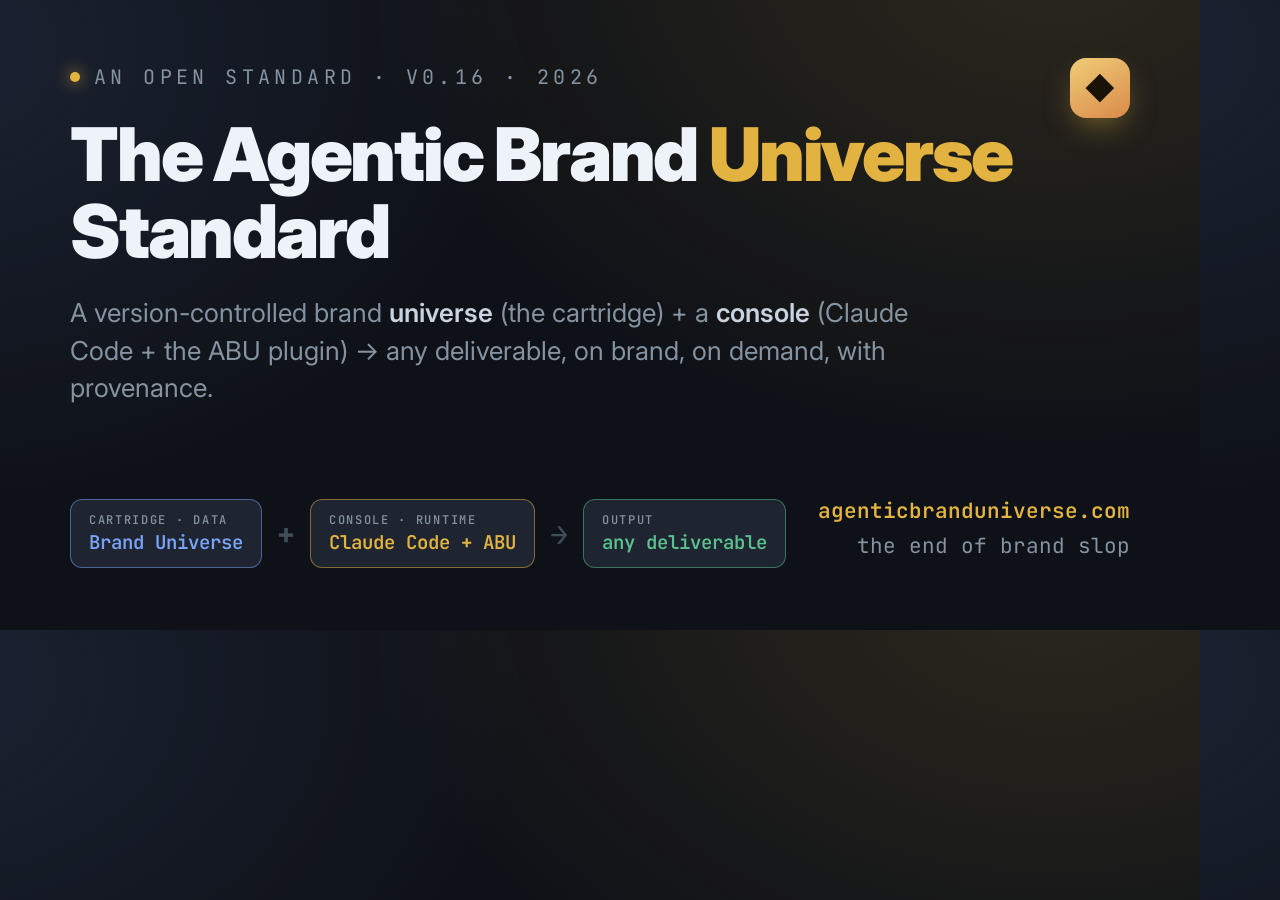
<file: site/og.html>
<!doctype html>
<html lang="en">
<head>
<meta charset="utf-8" />
<style>
  @import url('https://fonts.googleapis.com/css2?family=Inter:wght@400;600;700;800;900&family=JetBrains+Mono:wght@400;500;600&display=swap');
  *{margin:0;box-sizing:border-box}
  :root{
    --ground:#0e1117; --surface:#171d26; --surface-2:#1e2530; --line:#2b3542;
    --struct:#3f4c5a; --text:#c9d3df; --muted:#8592a0; --bright:#eef3f9;
    --gold:#e3b341; --gold-soft:#f0cd78; --good:#5bbf8f; --iris:#7aa2f7;
    --mono:'JetBrains Mono',ui-monospace,monospace; --sans:'Inter',system-ui,sans-serif;
  }
  html,body{width:1200px;height:630px}
  body{
    font-family:var(--sans); background:var(--ground); color:var(--text);
    padding:64px 70px; position:relative; overflow:hidden;
    background-image:
      radial-gradient(700px 500px at 88% -8%, rgba(227,179,65,.14), transparent),
      radial-gradient(600px 460px at -6% 8%, rgba(122,162,247,.12), transparent);
  }
  .eyebrow{font-family:var(--mono); font-size:20px; letter-spacing:.22em; text-transform:uppercase; color:var(--muted); display:flex; align-items:center; gap:14px}
  .dot{width:10px;height:10px;border-radius:50%;background:var(--gold);box-shadow:0 0 16px var(--gold)}
  h1{color:var(--bright); font-weight:900; letter-spacing:-.03em; line-height:1.04; font-size:74px; margin-top:26px; max-width:1000px}
  h1 em{font-style:normal; color:var(--gold)}
  .sub{color:var(--muted); font-size:26px; margin-top:24px; max-width:900px; line-height:1.45}
  .sub b{color:var(--text); font-weight:600}
  .flow{position:absolute; left:70px; bottom:62px; display:flex; align-items:center; gap:15px; font-family:var(--mono)}
  .pill{padding:12px 18px; border-radius:12px; border:1px solid var(--line); background:var(--surface-2); font-size:19px; font-weight:600; display:flex; flex-direction:column; gap:2px}
  .pill .t{font-size:12px; letter-spacing:.14em; text-transform:uppercase; color:var(--muted); font-weight:500}
  .pill.c{border-color:rgba(122,162,247,.5)} .pill.c .v{color:var(--iris)}
  .pill.o{border-color:rgba(227,179,65,.5)} .pill.o .v{color:var(--gold)}
  .pill.p{border-color:rgba(91,191,143,.5)} .pill.p .v{color:var(--good)}
  .op{font-size:30px; color:var(--struct); font-weight:700}
  .mark{position:absolute; right:70px; bottom:66px; font-family:var(--mono); font-size:21px; color:var(--muted); text-align:right; line-height:1.7}
  .mark .b{color:var(--gold); font-weight:600}
  .glyph{position:absolute; top:58px; right:70px; width:60px; height:60px; border-radius:16px; background:linear-gradient(150deg,var(--gold-soft),#d98a4a); display:grid; place-items:center; color:#1a1206; font-size:30px; font-weight:900; box-shadow:0 12px 30px -8px rgba(227,179,65,.5)}
</style>
</head>
<body>
  <div class="glyph">◆</div>
  <div class="eyebrow"><span class="dot"></span> An open standard · v0.16 · 2026</div>
  <h1>The Agentic Brand <em>Universe</em> Standard</h1>
  <p class="sub">A version-controlled brand <b>universe</b> (the cartridge) + a <b>console</b> (Claude Code + the ABU plugin) → any deliverable, on brand, on demand, with provenance.</p>
  <div class="flow">
    <div class="pill c"><span class="t">cartridge · data</span><span class="v">Brand Universe</span></div>
    <div class="op">+</div>
    <div class="pill o"><span class="t">console · runtime</span><span class="v">Claude Code + ABU</span></div>
    <div class="op">→</div>
    <div class="pill p"><span class="t">output</span><span class="v">any deliverable</span></div>
  </div>
  <div class="mark"><span class="b">agenticbranduniverse<wbr />.com</span><br />the end of brand slop</div>
</body>
</html>
</file>
